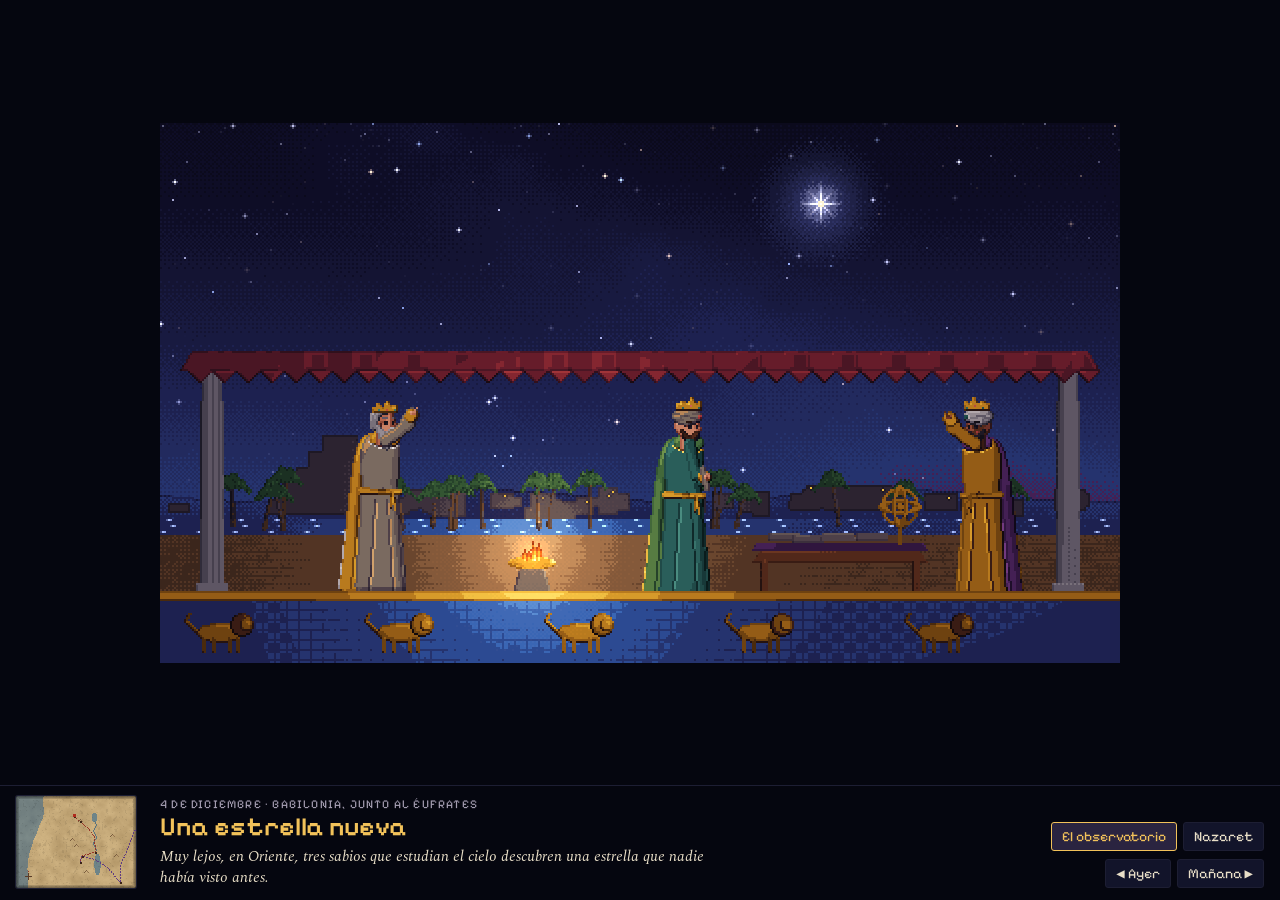
<file: belen-pixel/index.html>
<!doctype html>
<html lang="es">
<head>
<meta charset="utf-8">
<meta name="viewport" content="width=device-width, initial-scale=1, viewport-fit=cover">
<title>Belén de Judá</title>
<link rel="preconnect" href="https://fonts.googleapis.com">
<link rel="stylesheet" href="https://fonts.googleapis.com/css2?family=Pixelify+Sans:wght@400;600&family=Spectral:ital,wght@0,400;1,400&display=swap">
<style>
  /* Una sola ambientación nocturna: el lienzo manda; al pie, la cartela del día como en un belén. */
  :root {
    --night: #05060f; --ink: #e9dfc8; --muted: #a39cb0; --gold: #f2c25a; --line: #1d1e33; --chip: #12142a; --chip-on: #2a2440;
    --f-display: 'Pixelify Sans', 'Courier New', monospace;
    --f-body: 'Spectral', Georgia, 'Times New Roman', serif;
    color-scheme: dark;
  }
  html, body { height: 100%; margin: 0; }
  body { background: var(--night); color: var(--ink); font-family: var(--f-body); display: flex; flex-direction: column; overflow: hidden; }
  #stage { position: relative; flex: 1; min-height: 0; overflow: hidden; }
  #scene { position: absolute; image-rendering: pixelated; image-rendering: crisp-edges; display: block; }
  #painting { position: absolute; inset: auto 0 12px; text-align: center; font: 400 15px var(--f-display); color: var(--gold); letter-spacing: 0.08em; }
  .cartela { display: grid; grid-template-columns: auto minmax(0, 1fr) auto; align-items: end; gap: 8px 24px;
    padding-block: 10px 12px; padding-left: max(16px, env(safe-area-inset-left, 0px)); padding-right: max(16px, env(safe-area-inset-right, 0px));
    border-top: 1px solid var(--line); }
  .story { min-width: 0; }
  #map { width: 120px; height: 92px; image-rendering: pixelated; border-radius: 2px; box-shadow: 0 0 0 1px var(--line); align-self: center; }
  #when { margin: 0; font: 400 12px/1.2 var(--f-display); letter-spacing: 0.1em; text-transform: uppercase; color: var(--muted); }
  #title { margin: 2px 0 4px; font: 600 clamp(18px, 2.4vw, 26px)/1.1 var(--f-display); color: var(--gold); text-wrap: balance; }
  #text { margin: 0; font-size: 15px; line-height: 1.4; color: var(--ink); font-style: italic; max-width: 72ch; }
  .controls { display: flex; flex-direction: column; align-items: flex-end; gap: 8px; }
  .nav, #views { display: flex; flex-wrap: wrap; gap: 6px; justify-content: flex-end; }
  button { font: 400 14px var(--f-display); color: var(--ink); background: var(--chip); border: 1px solid var(--line); border-radius: 3px; padding: 5px 10px; cursor: pointer; }
  button:hover { border-color: var(--gold); }
  button:focus-visible { outline: 2px solid var(--gold); outline-offset: 2px; }
  button[aria-pressed="true"] { background: var(--chip-on); border-color: var(--gold); color: var(--gold); }
  @media (max-width: 640px) {
    .cartela { grid-template-columns: auto minmax(0, 1fr); }
    #map { width: 90px; height: 69px; align-self: start; }
    .controls { grid-column: 1 / -1; }
    .controls { align-items: stretch; flex-direction: row; justify-content: space-between; flex-wrap: wrap; }
    #text { font-size: 14px; }
  }
</style>
</head>
<body>
<div id="stage">
  <canvas id="scene" width="480" height="270" aria-label="Escena del belén en pixel art animado"></canvas>
  <div id="painting" hidden>Pintando la escena…</div>
</div>
<footer class="cartela">
  <canvas id="map" width="120" height="92" aria-label="Mapa del camino"></canvas>
  <div class="story">
    <p id="when"></p>
    <h1 id="title">Belén de Judá</h1>
    <p id="text"></p>
  </div>
  <div class="controls">
    <div id="views" aria-label="Puntos de vista"></div>
    <div class="nav">
      <button type="button" id="prev" aria-label="Día anterior">◀ Ayer</button>
      <button type="button" id="today">Hoy</button>
      <button type="button" id="next" aria-label="Día siguiente">Mañana ▶</button>
    </div>
  </div>
</footer>
<script type="module" src="js/main.js"></script>
</body>
</html>
</file>
